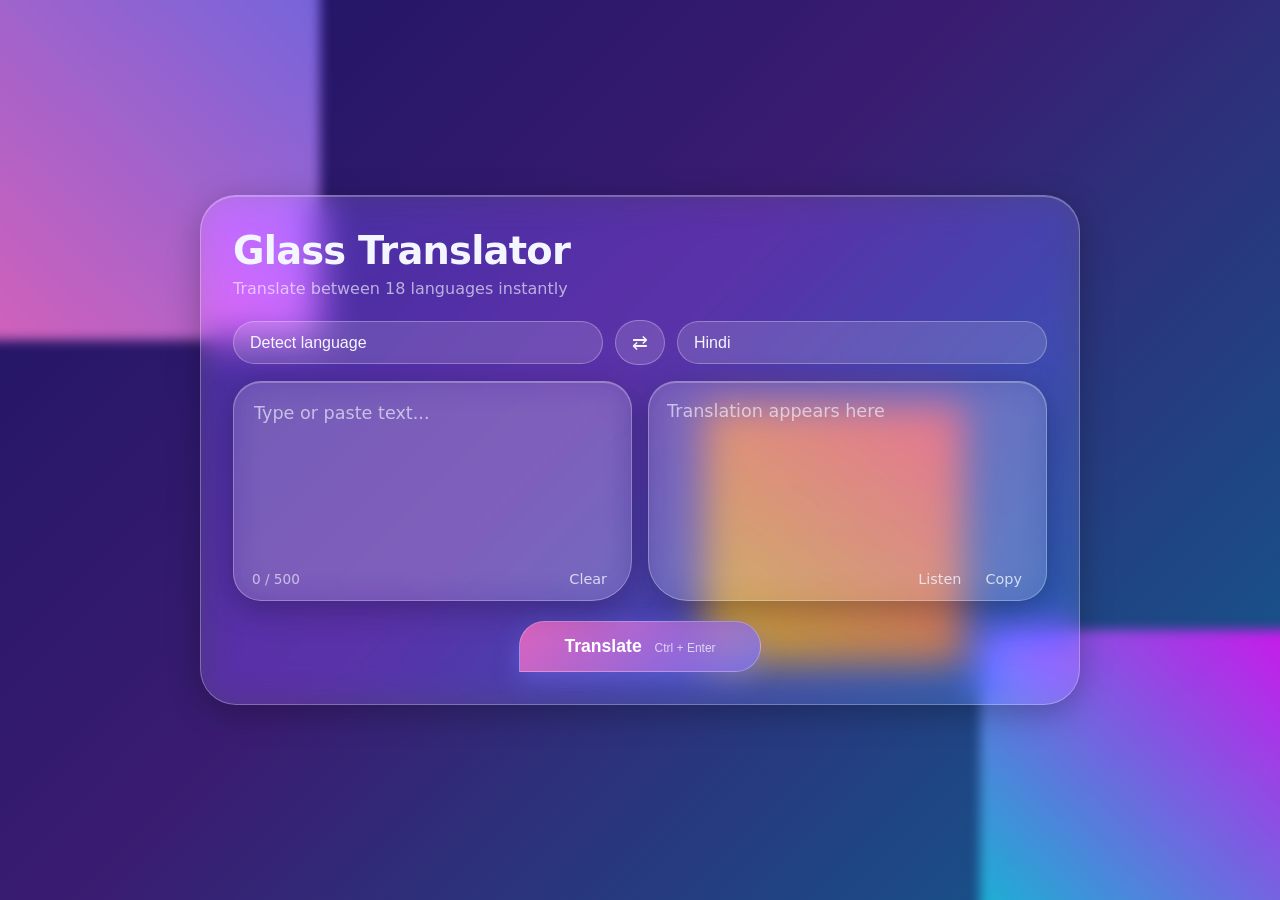
<file: index.html>
<!doctype html>
<html lang="en">
<head>
<meta charset="utf-8">
<meta name="viewport" content="width=device-width, initial-scale=1">
<title>Glass Translator</title>
<style>
* { box-sizing: border-box; margin: 0; }
:root { --text:#f4f6ff; --muted:rgba(244,246,255,.65); --glass:rgba(255,255,255,.12); --border:rgba(255,255,255,.28); }
body { min-height:100vh; display:grid; place-items:center; padding:24px 16px; font-family:system-ui,-apple-system,"Segoe UI",Roboto,sans-serif; color:var(--text); background:linear-gradient(135deg,#1b1464,#3a1c71 45%,#0f5f8f); overflow-x:hidden; }
.blob { position:fixed; z-index:0; filter:blur(6px); opacity:.85; animation:morph 14s ease-in-out infinite, drift 22s ease-in-out infinite; }
.b1 { width:420px; height:420px; top:-80px; left:-100px; background:linear-gradient(45deg,#ff6ec4,#7873f5); }
.b2 { width:360px; height:360px; bottom:-90px; right:-60px; background:linear-gradient(45deg,#00dbde,#fc00ff); animation-delay:-5s; }
.b3 { width:260px; height:260px; top:45%; left:55%; background:linear-gradient(45deg,#f9d423,#ff4e50); animation-delay:-9s; opacity:.6; }
@keyframes morph { 0%,100% { border-radius:60% 40% 30% 70%/60% 30% 70% 40%; } 50% { border-radius:30% 60% 70% 40%/50% 60% 30% 60%; } }
@keyframes drift { 0%,100% { transform:translate(0,0) rotate(0); } 50% { transform:translate(40px,30px) rotate(25deg); } }
.glass { background:var(--glass); border:1px solid var(--border); backdrop-filter:blur(18px) saturate(160%); -webkit-backdrop-filter:blur(18px) saturate(160%); box-shadow:0 8px 32px rgba(0,0,0,.25), inset 0 1px 0 rgba(255,255,255,.25); }
.card { position:relative; z-index:1; width:min(880px,100%); padding:32px; border-radius:36px; }
h1 { font-size:clamp(1.8rem,4vw,2.4rem); letter-spacing:-.02em; }
.sub { color:var(--muted); margin:6px 0 22px; }
.bar { display:flex; gap:12px; align-items:center; margin-bottom:16px; }
select, .icon { color:var(--text); background:rgba(255,255,255,.14); border:1px solid var(--border); border-radius:999px; padding:12px 16px; font-size:1rem; outline:none; }
select { flex:1; min-width:0; appearance:none; cursor:pointer; }
select option { color:#222; }
.icon { cursor:pointer; font-size:1.2rem; line-height:1; transition:transform .3s; }
.icon:hover { transform:rotate(180deg); background:rgba(255,255,255,.25); }
.panes { display:grid; grid-template-columns:1fr 1fr; gap:16px; }
.pane { border-radius:28px 28px 40px 28px; padding:16px 18px 12px; display:flex; flex-direction:column; min-height:220px; }
.pane:last-child { border-radius:28px 28px 28px 40px; }
textarea, .out { flex:1; width:100%; min-height:150px; background:transparent; border:0; outline:0; resize:none; color:var(--text); font:inherit; font-size:1.1rem; line-height:1.5; }
textarea::placeholder { color:var(--muted); }
.out { white-space:pre-wrap; word-break:break-word; overflow-y:auto; }
.out.placeholder { color:var(--muted); }
.meta { display:flex; justify-content:space-between; align-items:center; color:var(--muted); font-size:.85rem; padding-top:8px; }
.link { background:none; border:0; color:var(--text); cursor:pointer; font:inherit; font-size:.9rem; margin-left:12px; opacity:.8; }
.link:hover { opacity:1; text-decoration:underline; }
.primary { display:block; margin:20px auto 0; padding:14px 44px; border:1px solid var(--border); border-radius:999px 999px 999px 24px; color:#fff; font-size:1.1rem; font-weight:600; cursor:pointer; background:linear-gradient(135deg,rgba(255,110,196,.8),rgba(120,115,245,.8)); box-shadow:0 8px 24px rgba(120,115,245,.45); transition:transform .15s, box-shadow .15s; }
.primary:hover { transform:translateY(-2px); box-shadow:0 12px 28px rgba(120,115,245,.6); }
.primary:disabled { opacity:.6; cursor:wait; transform:none; }
.primary small { font-weight:400; opacity:.7; margin-left:8px; font-size:.75rem; }
@media (max-width:680px) { .card { padding:22px 16px; border-radius:28px; } .panes { grid-template-columns:1fr; } .primary small { display:none; } }
</style>
</head>
<body>
<div class="blob b1"></div><div class="blob b2"></div><div class="blob b3"></div>

<main class="glass card">
  <h1>Glass Translator</h1>
  <p class="sub">Translate between 18 languages instantly</p>

  <div class="bar">
    <select id="src" aria-label="From language"><option value="auto">Detect language</option></select>
    <button id="swap" class="icon" title="Swap languages" aria-label="Swap languages">&#8644;</button>
    <select id="dst" aria-label="To language"></select>
  </div>

  <div class="panes">
    <div class="glass pane">
      <textarea id="input" maxlength="500" placeholder="Type or paste text..."></textarea>
      <div class="meta"><span id="count">0 / 500</span><button id="clear" class="link">Clear</button></div>
    </div>
    <div class="glass pane">
      <div id="output" class="out placeholder" aria-live="polite">Translation appears here</div>
      <div class="meta"><span id="status"></span>
        <span><button id="speak" class="link">Listen</button><button id="copy" class="link">Copy</button></span>
      </div>
    </div>
  </div>

  <button id="go" class="primary">Translate <small>Ctrl + Enter</small></button>
</main>

<script>
(() => {
  const LANGS = { en:"English", hi:"Hindi", bn:"Bengali", ta:"Tamil", te:"Telugu", ur:"Urdu", es:"Spanish", fr:"French", de:"German", it:"Italian", pt:"Portuguese", nl:"Dutch", ru:"Russian", tr:"Turkish", ar:"Arabic", ja:"Japanese", ko:"Korean", "zh-CN":"Chinese (Simplified)" };
  const MAX = 500, PLACEHOLDER = "Translation appears here";
  const $ = (id) => document.getElementById(id);
  const input = $("input"), output = $("output"), status = $("status"), src = $("src"), dst = $("dst"), go = $("go");
  let last = "";

  for (const [code, name] of Object.entries(LANGS)) {
    src.add(new Option(name, code));
    dst.add(new Option(name, code, false, code === "hi"));
  }

  const setOutput = (t, ph = false) => { output.textContent = t; output.classList.toggle("placeholder", ph); };
  const updateCount = () => { $("count").textContent = `${input.value.length} / ${MAX}`; };
  input.addEventListener("input", updateCount);

  async function translate() {
    const q = input.value.trim();
    if (!q) { status.textContent = "Enter some text first."; return; }
    if (src.value === dst.value) { last = q; setOutput(q); status.textContent = ""; return; }
    go.disabled = true; status.textContent = "Translating...";
    try {
      const pair = `${src.value === "auto" ? "Autodetect" : src.value}|${dst.value}`;
      const res = await fetch("https://api.mymemory.translated.net/get?" + new URLSearchParams({ q, langpair: pair }));
      const data = await res.json();
      const text = data.responseData && data.responseData.translatedText;
      if (String(data.responseStatus) !== "200" || !text) throw new Error(data.responseDetails || "Translation failed.");
      last = text; setOutput(text); status.textContent = "";
    } catch (e) {
      status.textContent = /fetch|network|load/i.test(e.message) ? "Can't reach the translation service. Check your internet, and open this file directly in your browser (not inside a preview pane)." : e.message;
    } finally { go.disabled = false; }
  }

  go.addEventListener("click", translate);
  input.addEventListener("keydown", (e) => { if ((e.ctrlKey || e.metaKey) && e.key === "Enter") translate(); });

  $("swap").addEventListener("click", () => {
    if (src.value === "auto") { status.textContent = "Pick a source language to swap."; return; }
    [src.value, dst.value] = [dst.value, src.value];
    if (last) { input.value = last; updateCount(); setOutput(PLACEHOLDER, true); last = ""; }
  });
  $("clear").addEventListener("click", () => { input.value = ""; updateCount(); last = ""; setOutput(PLACEHOLDER, true); status.textContent = ""; input.focus(); });
  $("copy").addEventListener("click", async () => {
    if (!last) return;
    try { await navigator.clipboard.writeText(last); status.textContent = "Copied!"; } catch { status.textContent = "Copy not available here."; }
  });
  $("speak").addEventListener("click", () => {
    if (!last || !("speechSynthesis" in window)) return;
    const u = new SpeechSynthesisUtterance(last); u.lang = dst.value;
    speechSynthesis.cancel(); speechSynthesis.speak(u);
  });
})();
</script>
</body>
</html>
</file>
